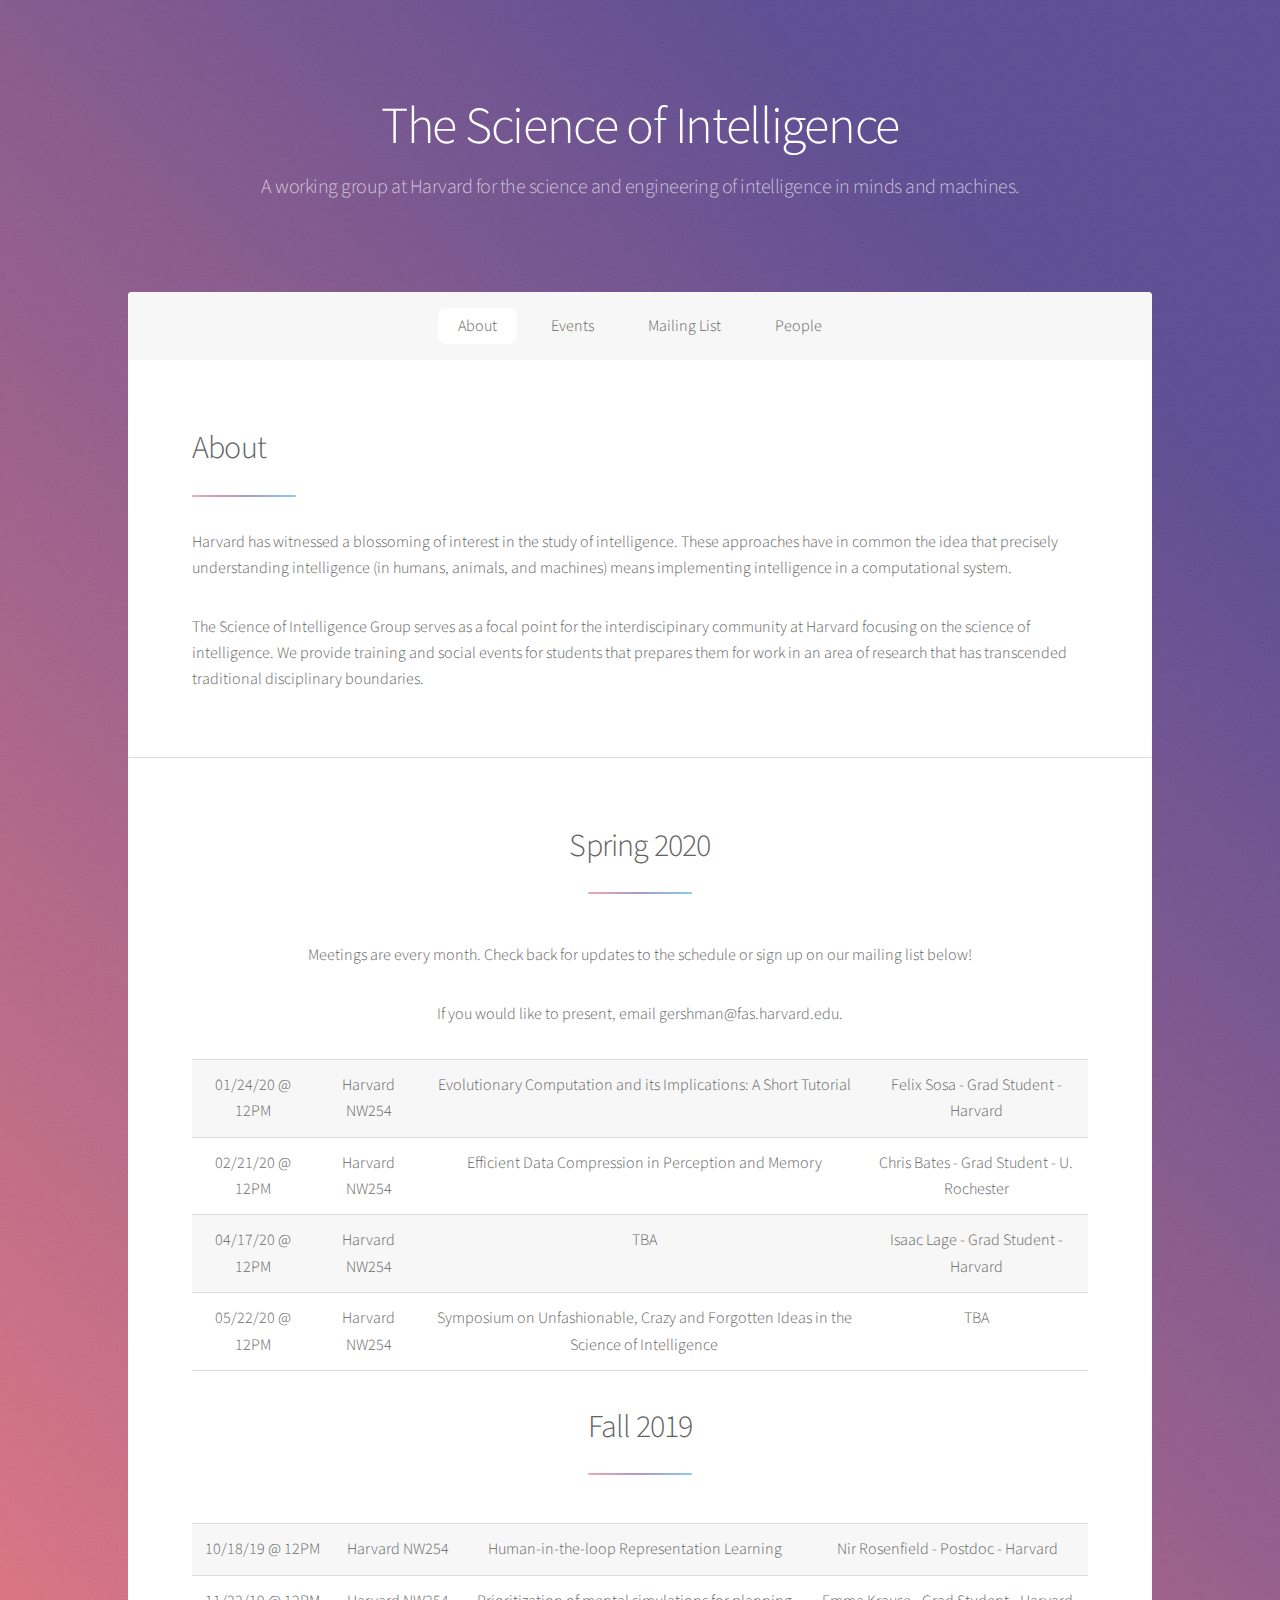
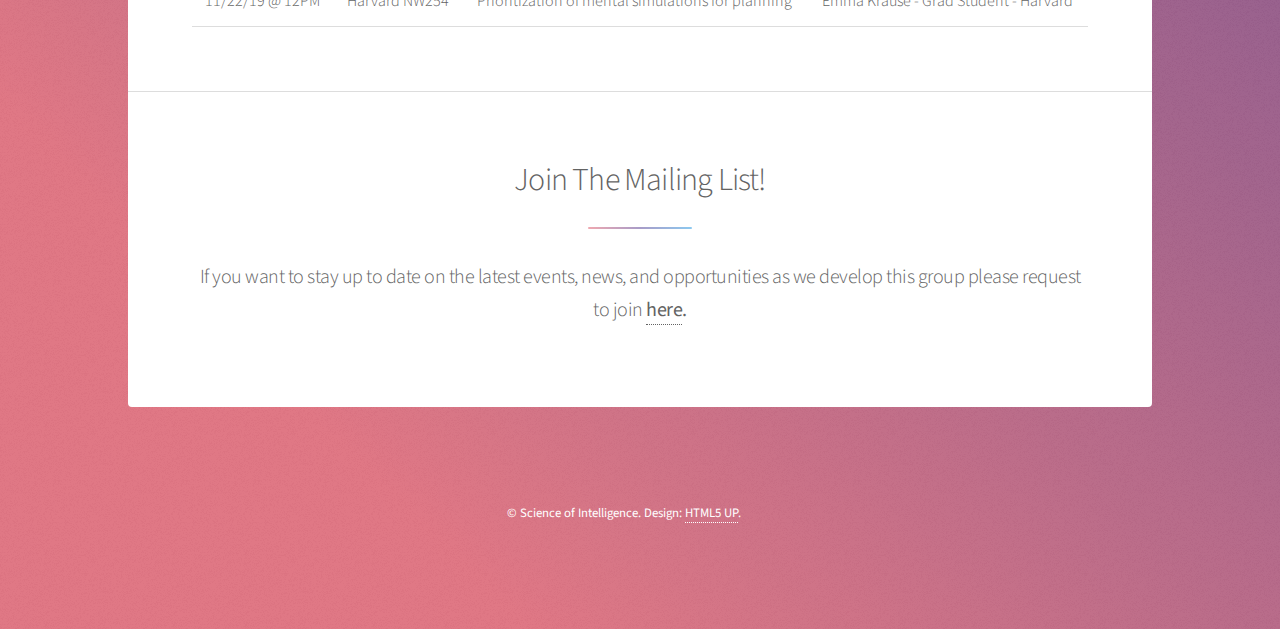
<file: index.html>
<!DOCTYPE HTML>
<!--
	Stellar by HTML5 UP
	html5up.net | @ajlkn
	Free for personal and commercial use under the CCA 3.0 license (html5up.net/license)
-->
<html>
	<head>
		<title>Science of Intelligence</title>
		<meta charset="utf-8" />
		<meta name="viewport" content="width=device-width, initial-scale=1, user-scalable=no" />
		<link rel="stylesheet" href="assets/css/main.css" />
		<noscript><link rel="stylesheet" href="assets/css/noscript.css" /></noscript>
	</head>
	<body class="is-preload">

		<!-- Wrapper -->
			<div id="wrapper">

				<!-- Header -->
					<header id="header" class="alt">
						<h1>The Science of Intelligence</h1>
						<p>A working group at Harvard for the science and engineering of intelligence in minds and machines.
							</p>
					</header>

				<!-- Nav -->
					<nav id="nav">
						<ul>
							<li><a href="#intro" class="active">About</a></li>
							<li><a href="#first">Events</a></li>
							<li><a href="#second">Mailing List</a></li>
							<li><a href="people.html">People</a></li>
						</ul>
					</nav>

				<!-- Main -->
					<div id="main">

						<!-- Introduction -->
							<section id="intro" class="main">
								<div class="spotlight">
									<div class="content">
										<header class="major">
											<h2>About</h2>
										</header>
										<p>
											Harvard has witnessed a blossoming of interest in the study of intelligence. These approaches have in common the idea that precisely understanding intelligence (in humans, animals, and machines) means implementing intelligence in a computational system. 
										</p>
										<p>
											The Science of Intelligence Group serves as a focal point for the interdiscipinary community at Harvard focusing on the science of intelligence. We provide training and social events for students that prepares them for work in an area of research that has transcended traditional disciplinary boundaries.
										</p>
									</div>
								</div>
							</section>

						<!-- First Section -->
							<section id="first" class="main special">
								<header class="major">
									<h2>Spring 2020</h2>
								</header>
								<p>
									Meetings are every month. Check back for updates to the schedule or sign up on our mailing list below! 
								</p>
								<p>
									If you would like to present, email gershman@fas.harvard.edu.
								</p> 

								<table style="width:100%">
									<tbody>
										<tr>
											<td>
												01/24/20 @ 12PM
											</td>
											<td>
												Harvard NW254
											</td>
											<td>
												Evolutionary Computation and its Implications: A Short Tutorial
											</td>
											<td>
												Felix Sosa - Grad Student - Harvard
											</td>
										</tr>
										<tr>
											<td>
												02/21/20 @ 12PM
											</td>
											<td>
												Harvard NW254
											</td>
											<td>
												Efficient Data Compression in Perception and Memory 
											</td>
											<td>
												Chris Bates - Grad Student - U. Rochester
											</td>
										</tr>
										<tr>
											<td>
												04/17/20 @ 12PM
											</td>
											<td>
												Harvard NW254
											</td>
											<td>
												TBA
											</td>
											<td>
												Isaac Lage - Grad Student - Harvard
											</td>
										</tr>
										<tr>
											<td>
												05/22/20 @ 12PM
											</td>
											<td>
												Harvard NW254
											</td>
											<td>
												Symposium on Unfashionable, Crazy and Forgotten Ideas in the Science of Intelligence
											</td>
											<td>
												TBA
											</td>
										</tr>
									</tbody>
								</table>
								<header class="major">
									<h2>Fall 2019</h2>
								</header>
								<table style="width:100%">
									<tbody>
										<tr>
											<td>
												10/18/19 @ 12PM
											</td>
											<td>
												Harvard NW254
											</td>
											<td>
												Human-in-the-loop Representation Learning
											</td>
											<td>
												Nir Rosenfield - Postdoc - Harvard
											</td>
										</tr>
										<tr>
											<td>
												11/22/19 @ 12PM
											</td>
											<td>
												Harvard NW254
											</td>
											<td>
												Prioritization of mental simulations for planning
											</td>
											<td>
												Emma Krause - Grad Student - Harvard
											</td>
										</tr>
									</tbody>
								</table>
								</footer>
							</section>

						<!-- Second Section -->
							<section id="second" class="main special">
								<header class="major">
									<h2>Join The Mailing List!</h2>
									<p>If you want to stay up to date on the latest events, news, and opportunities as we develop this group please request to join <b><a href="https://lists.fas.harvard.edu/mailman/listinfo/intelligence">here</a><b>.</p>
								</header>
							</section>
						</div>
				<!-- Footer -->
					<footer id="footer">
						<p class="copyright">&copy; Science of Intelligence. Design: <a href="https://html5up.net">HTML5 UP</a>.</p>
					</footer>

			</div>

		<!-- Scripts -->
			<script src="assets/js/jquery.min.js"></script>
			<script src="assets/js/jquery.scrollex.min.js"></script>
			<script src="assets/js/jquery.scrolly.min.js"></script>
			<script src="assets/js/browser.min.js"></script>
			<script src="assets/js/breakpoints.min.js"></script>
			<script src="assets/js/util.js"></script>
			<script src="assets/js/main.js"></script>

	</body>
</html>
</file>
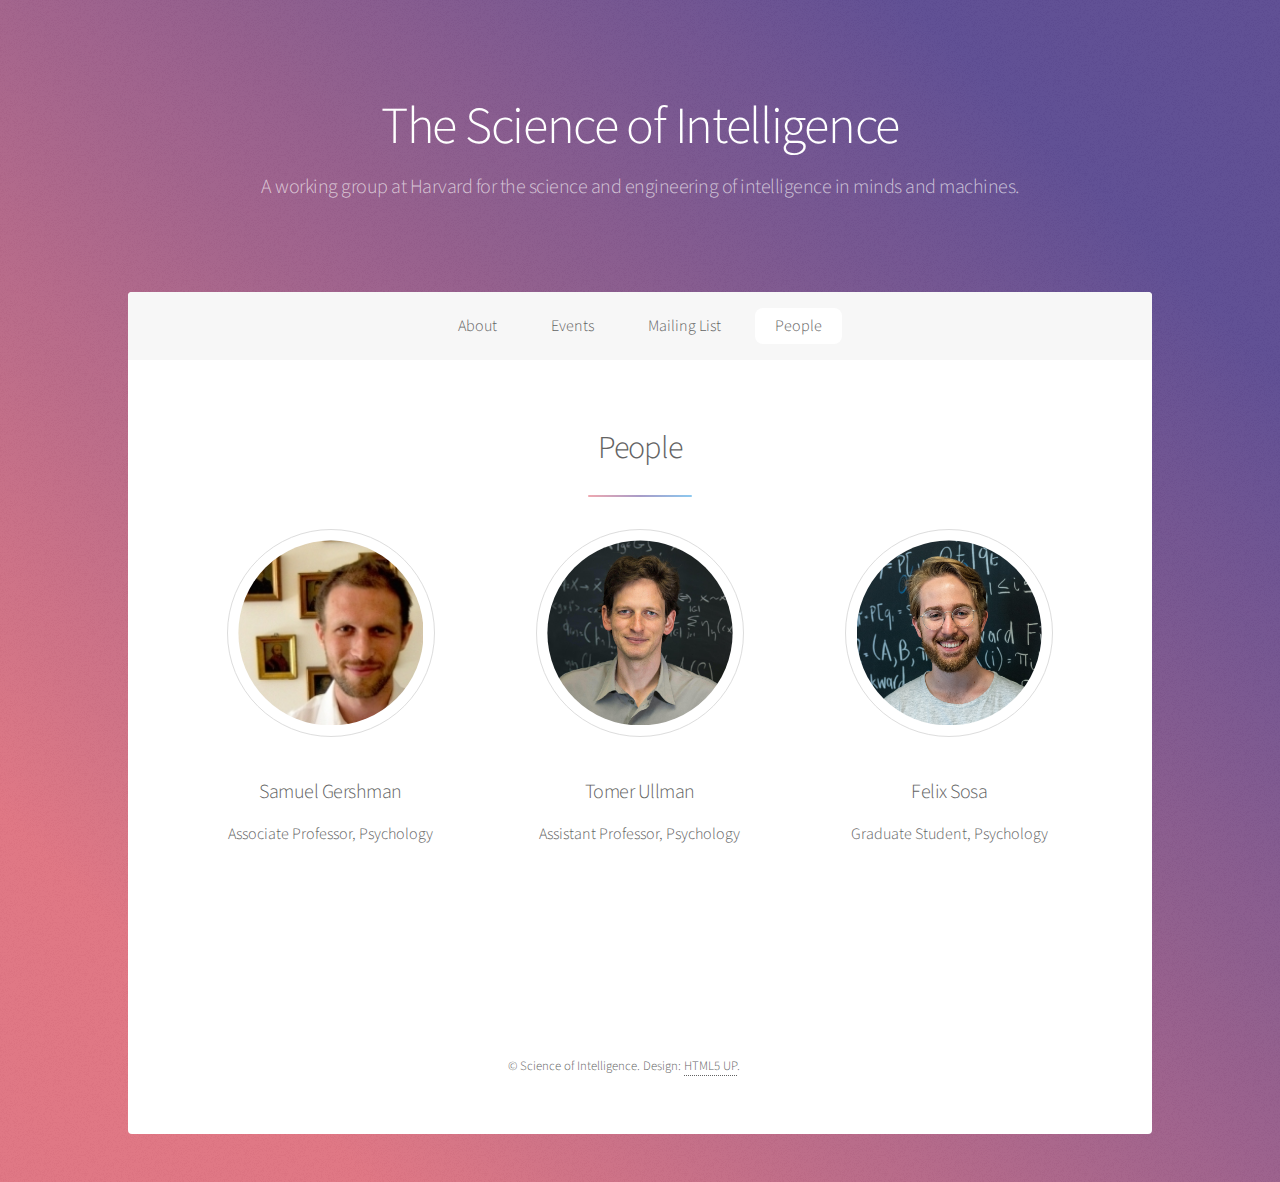
<file: people.html>
<!DOCTYPE HTML>
<!--
	Stellar by HTML5 UP
	html5up.net | @ajlkn
	Free for personal and commercial use under the CCA 3.0 license (html5up.net/license)
-->
<html>
	<head>
		<title>Science of Intelligence</title>
		<meta charset="utf-8" />
		<meta name="viewport" content="width=device-width, initial-scale=1, user-scalable=no" />
		<link rel="stylesheet" href="assets/css/main.css" />
		<noscript><link rel="stylesheet" href="assets/css/noscript.css" /></noscript>
	</head>
	<body class="is-preload">

		<!-- Wrapper -->
			<div id="wrapper">

				<!-- Header -->
					<header id="header" class="alt">
						<h1>The Science of Intelligence</h1>
						<p>A working group at Harvard for the science and engineering of intelligence in minds and machines.
							</p>
					</header>

				<!-- Nav -->
					<nav id="nav">
						<ul>
							<li><a href="index.html">About</a></li>
							<li><a href="index.html">Events</a></li>
							<li><a href="index.html">Mailing List</a></li>
							<li><a href="people.html" class="active">People</a></li>
						</ul>
					</nav>

				<!-- Main -->
					<div id="main">

						<!-- Introduction -->
							<section id="intro" class="main">
								<div class="spotlight">
									<div class="content">
										<section id="first" class="main special">
										<header class="major">
											<h2>People</h2>
										</header>
										<ul class="features">
											<li>
												<span><img class="center-cropped icon solid major style1" src="images/gershman.jpg"></span>
												<h3>Samuel Gershman</h3>
												<p>Associate Professor, Psychology</p>
											</li>
											<li>
												<span><img class="center-cropped icon solid major style1" src="images/ullman.jpg"></span>												<h3>Tomer Ullman</h3>
												<p>Assistant Professor, Psychology</p>
											</li>
											<li>
												<span><img class="center-cropped icon solid major style1" src="images/sosa.jpg"></span>
												<h3>Felix Sosa</h3>
												<p>Graduate Student, Psychology</p>
											</li>
										</ul>
									</section>
											</div>
										</div>
									</section>
				<!-- Footer -->
					<footer id="footer">
						<p class="copyright">&copy; Science of Intelligence. Design: <a href="https://html5up.net">HTML5 UP</a>.</p>
					</footer>

			</div>

		<!-- Scripts -->
			<script src="assets/js/jquery.min.js"></script>
			<script src="assets/js/jquery.scrollex.min.js"></script>
			<script src="assets/js/jquery.scrolly.min.js"></script>
			<script src="assets/js/browser.min.js"></script>
			<script src="assets/js/breakpoints.min.js"></script>
			<script src="assets/js/util.js"></script>
			<script src="assets/js/main.js"></script>

	</body>
</html>
</file>
<file: assets/css/noscript.css>
/*
	Stellar by HTML5 UP
	html5up.net | @ajlkn
	Free for personal and commercial use under the CCA 3.0 license (html5up.net/license)
*/

/* Header */

	body.is-preload #header.alt > * {
		opacity: 1;
	}

	body.is-preload #header.alt .logo {
		-moz-transform: none;
		-webkit-transform: none;
		-ms-transform: none;
		transform: none;
	}
</file>
<file: assets/css/main.css>
@import url(fontawesome-all.min.css);
@import 'https://fonts.googleapis.com/css?family=Source+Sans+Pro:300,400';


.center-cropped {
  object-fit: contain; /* Do not scale the image */
  object-position: center; /* Center the image within the element */
  height: 13em;
  width: 13em;
  border: 2em;
  border-radius:1em;
}

/*
	Stellar by HTML5 UP
	html5up.net | @ajlkn
	Free for personal and commercial use under the CCA 3.0 license (html5up.net/license)
*/

html, body, div, span, applet, object,
iframe, h1, h2, h3, h4, h5, h6, p, blockquote,
pre, a, abbr, acronym, address, big, cite,
code, del, dfn, em, img, ins, kbd, q, s, samp,
small, strike, strong, sub, sup, tt, var, b,
u, i, center, dl, dt, dd, ol, ul, li, fieldset,
form, label, legend, table, caption, tbody,
tfoot, thead, tr, th, td, article, aside,
canvas, details, embed, figure, figcaption,
footer, header, hgroup, menu, nav, output, ruby,
section, summary, time, mark, audio, video {
	margin: 0;
	padding: 0;
	border: 0;
	font-size: 100%;
	font: inherit;
	vertical-align: baseline;}

article, aside, details, figcaption, figure,
footer, header, hgroup, menu, nav, section {
	display: block;}

body {
	line-height: 1;
}

ol, ul {
	list-style: none;
}

blockquote, q {
	quotes: none;
}

	blockquote:before, blockquote:after, q:before, q:after {
		content: '';
		content: none;
	}

table {
	border-collapse: collapse;
	border-spacing: 0;
}

body {
	-webkit-text-size-adjust: none;
}

mark {
	background-color: transparent;
	color: inherit;
}

input::-moz-focus-inner {
	border: 0;
	padding: 0;
}

input, select, textarea {
	-moz-appearance: none;
	-webkit-appearance: none;
	-ms-appearance: none;
	appearance: none;
}

/* Basic */

	@-ms-viewport {
		width: device-width;
	}

	body {
		-ms-overflow-style: scrollbar;
	}

	@media screen and (max-width: 480px) {

		html, body {
			min-width: 320px;
		}

	}

	html {
		box-sizing: border-box;
	}

	*, *:before, *:after {
		box-sizing: inherit;
	}

	body {
		background-color: #935d8c;
		background-image: url("images/overlay.png"), -moz-linear-gradient(45deg, #e37682 15%, #5f4d93 85%);
		background-image: url("images/overlay.png"), -webkit-linear-gradient(45deg, #e37682 15%, #5f4d93 85%);
		background-image: url("images/overlay.png"), -ms-linear-gradient(45deg, #e37682 15%, #5f4d93 85%);
		background-image: url("images/overlay.png"), linear-gradient(45deg, #e37682 15%, #5f4d93 85%);
	}

		body.is-preload *, body.is-preload *:before, body.is-preload *:after {
			-moz-animation: none !important;
			-webkit-animation: none !important;
			-ms-animation: none !important;
			animation: none !important;
			-moz-transition: none !important;
			-webkit-transition: none !important;
			-ms-transition: none !important;
			transition: none !important;
		}

/* Type */

	body {
		background-color: #935d8c;
		color: rgba(255, 255, 255, 0.65);
	}

	body, input, select, textarea {
		font-family: "Source Sans Pro", Helvetica, sans-serif;
		font-size: 17pt;
		font-weight: 300;
		line-height: 1.65;
	}

		@media screen and (max-width: 1680px) {

			body, input, select, textarea {
				font-size: 14pt;
			}

		}

		@media screen and (max-width: 1280px) {

			body, input, select, textarea {
				font-size: 12pt;
			}

		}

		@media screen and (max-width: 360px) {

			body, input, select, textarea {
				font-size: 11pt;
			}

		}

	a {
		-moz-transition: color 0.2s ease, border-bottom 0.2s ease;
		-webkit-transition: color 0.2s ease, border-bottom 0.2s ease;
		-ms-transition: color 0.2s ease, border-bottom 0.2s ease;
		transition: color 0.2s ease, border-bottom 0.2s ease;
		text-decoration: none;
		border-bottom: dotted 1px;
		color: inherit;
	}

		a:hover {
			border-bottom-color: transparent;
		}

	strong, b {
		font-weight: 400;
	}

	em, i {
		font-style: italic;
	}

	p {
		margin: 0 0 2em 0;
	}

		p.content {
			-moz-columns: 20em 2;
			-webkit-columns: 20em 2;
			-ms-columns: 20em 2;
			columns: 20em 2;
			-moz-column-gap: 2em;
			-webkit-column-gap: 2em;
			-ms-column-gap: 2em;
			column-gap: 2em;
			text-align: justify;
		}

	h1, h2, h3, h4, h5, h6 {
		font-weight: 300;
		line-height: 1.5;
		margin: 0 0 0.7em 0;
		letter-spacing: -0.025em;
	}

		h1 a, h2 a, h3 a, h4 a, h5 a, h6 a {
			color: inherit;
			text-decoration: none;
		}

	h1 {
		font-size: 2.5em;
		line-height: 1.2;
	}

	h2 {
		font-size: 1.5em;
	}

	h3 {
		font-size: 1.25em;
	}

	h4 {
		font-size: 1.1em;
	}

	h5 {
		font-size: 0.9em;
	}

	h6 {
		font-size: 0.7em;
	}

	@media screen and (max-width: 736px) {

		h1 {
			font-size: 2em;
		}

	}

	sub {
		font-size: 0.8em;
		position: relative;
		top: 0.5em;
	}

	sup {
		font-size: 0.8em;
		position: relative;
		top: -0.5em;
	}

	blockquote {
		border-left: solid 4px;
		font-style: italic;
		margin: 0 0 2em 0;
		padding: 0.5em 0 0.5em 2em;
	}

	code {
		border-radius: 8px;
		border: solid 1px;
		font-family: "Courier New", monospace;
		font-size: 0.9em;
		margin: 0 0.25em;
		padding: 0.25em 0.65em;
	}

	pre {
		-webkit-overflow-scrolling: touch;
		font-family: "Courier New", monospace;
		font-size: 0.9em;
		margin: 0 0 2em 0;
	}

		pre code {
			display: block;
			line-height: 1.75;
			padding: 1em 1.5em;
			overflow-x: auto;
		}

	hr {
		border: 0;
		border-bottom: solid 1px;
		margin: 2em 0;
	}

		hr.major {
			margin: 3em 0;
		}

	.align-left {
		text-align: left;
	}

	.align-center {
		text-align: center;
	}

	.align-right {
		text-align: right;
	}

	input, select, textarea {
		color: #ffffff;
	}

	a:hover {
		color: #ffffff;
	}

	strong, b {
		color: #ffffff;
	}

	h1, h2, h3, h4, h5, h6 {
		color: #ffffff;
	}

	blockquote {
		border-left-color: rgba(255, 255, 255, 0.35);
	}

	code {
		background: rgba(255, 255, 255, 0.075);
		border-color: rgba(255, 255, 255, 0.35);
	}

	hr {
		border-bottom-color: rgba(255, 255, 255, 0.35);
	}

/* Row */

	.row {
		display: flex;
		flex-wrap: wrap;
		box-sizing: border-box;
		align-items: stretch;
	}

		.row > * {
			box-sizing: border-box;
		}

		.row.gtr-uniform > * > :last-child {
			margin-bottom: 0;
		}

		.row.aln-left {
			justify-content: flex-start;
		}

		.row.aln-center {
			justify-content: center;
		}

		.row.aln-right {
			justify-content: flex-end;
		}

		.row.aln-top {
			align-items: flex-start;
		}

		.row.aln-middle {
			align-items: center;
		}

		.row.aln-bottom {
			align-items: flex-end;
		}

		.row > .imp {
			order: -1;
		}

		.row > .col-1 {
			width: 8.33333%;
		}

		.row > .off-1 {
			margin-left: 8.33333%;
		}

		.row > .col-2 {
			width: 16.66667%;
		}

		.row > .off-2 {
			margin-left: 16.66667%;
		}

		.row > .col-3 {
			width: 25%;
		}

		.row > .off-3 {
			margin-left: 25%;
		}

		.row > .col-4 {
			width: 33.33333%;
		}

		.row > .off-4 {
			margin-left: 33.33333%;
		}

		.row > .col-5 {
			width: 41.66667%;
		}

		.row > .off-5 {
			margin-left: 41.66667%;
		}

		.row > .col-6 {
			width: 50%;
		}

		.row > .off-6 {
			margin-left: 50%;
		}

		.row > .col-7 {
			width: 58.33333%;
		}

		.row > .off-7 {
			margin-left: 58.33333%;
		}

		.row > .col-8 {
			width: 66.66667%;
		}

		.row > .off-8 {
			margin-left: 66.66667%;
		}

		.row > .col-9 {
			width: 75%;
		}

		.row > .off-9 {
			margin-left: 75%;
		}

		.row > .col-10 {
			width: 83.33333%;
		}

		.row > .off-10 {
			margin-left: 83.33333%;
		}

		.row > .col-11 {
			width: 91.66667%;
		}

		.row > .off-11 {
			margin-left: 91.66667%;
		}

		.row > .col-12 {
			width: 100%;
		}

		.row > .off-12 {
			margin-left: 100%;
		}

		.row.gtr-0 {
			margin-top: 0;
			margin-left: 0em;
		}

			.row.gtr-0 > * {
				padding: 0 0 0 0em;
			}

			.row.gtr-0.gtr-uniform {
				margin-top: 0em;
			}

				.row.gtr-0.gtr-uniform > * {
					padding-top: 0em;
				}

		.row.gtr-25 {
			margin-top: 0;
			margin-left: -0.375em;
		}

			.row.gtr-25 > * {
				padding: 0 0 0 0.375em;
			}

			.row.gtr-25.gtr-uniform {
				margin-top: -0.375em;
			}

				.row.gtr-25.gtr-uniform > * {
					padding-top: 0.375em;
				}

		.row.gtr-50 {
			margin-top: 0;
			margin-left: -0.75em;
		}

			.row.gtr-50 > * {
				padding: 0 0 0 0.75em;
			}

			.row.gtr-50.gtr-uniform {
				margin-top: -0.75em;
			}

				.row.gtr-50.gtr-uniform > * {
					padding-top: 0.75em;
				}

		.row {
			margin-top: 0;
			margin-left: -1.5em;
		}

			.row > * {
				padding: 0 0 0 1.5em;
			}

			.row.gtr-uniform {
				margin-top: -1.5em;
			}

				.row.gtr-uniform > * {
					padding-top: 1.5em;
				}

		.row.gtr-150 {
			margin-top: 0;
			margin-left: -2.25em;
		}

			.row.gtr-150 > * {
				padding: 0 0 0 2.25em;
			}

			.row.gtr-150.gtr-uniform {
				margin-top: -2.25em;
			}

				.row.gtr-150.gtr-uniform > * {
					padding-top: 2.25em;
				}

		.row.gtr-200 {
			margin-top: 0;
			margin-left: -3em;
		}

			.row.gtr-200 > * {
				padding: 0 0 0 3em;
			}

			.row.gtr-200.gtr-uniform {
				margin-top: -3em;
			}

				.row.gtr-200.gtr-uniform > * {
					padding-top: 3em;
				}

		@media screen and (max-width: 1680px) {

			.row {
				display: flex;
				flex-wrap: wrap;
				box-sizing: border-box;
				align-items: stretch;
			}

				.row > * {
					box-sizing: border-box;
				}

				.row.gtr-uniform > * > :last-child {
					margin-bottom: 0;
				}

				.row.aln-left {
					justify-content: flex-start;
				}

				.row.aln-center {
					justify-content: center;
				}

				.row.aln-right {
					justify-content: flex-end;
				}

				.row.aln-top {
					align-items: flex-start;
				}

				.row.aln-middle {
					align-items: center;
				}

				.row.aln-bottom {
					align-items: flex-end;
				}

				.row > .imp-xlarge {
					order: -1;
				}

				.row > .col-1-xlarge {
					width: 8.33333%;
				}

				.row > .off-1-xlarge {
					margin-left: 8.33333%;
				}

				.row > .col-2-xlarge {
					width: 16.66667%;
				}

				.row > .off-2-xlarge {
					margin-left: 16.66667%;
				}

				.row > .col-3-xlarge {
					width: 25%;
				}

				.row > .off-3-xlarge {
					margin-left: 25%;
				}

				.row > .col-4-xlarge {
					width: 33.33333%;
				}

				.row > .off-4-xlarge {
					margin-left: 33.33333%;
				}

				.row > .col-5-xlarge {
					width: 41.66667%;
				}

				.row > .off-5-xlarge {
					margin-left: 41.66667%;
				}

				.row > .col-6-xlarge {
					width: 50%;
				}

				.row > .off-6-xlarge {
					margin-left: 50%;
				}

				.row > .col-7-xlarge {
					width: 58.33333%;
				}

				.row > .off-7-xlarge {
					margin-left: 58.33333%;
				}

				.row > .col-8-xlarge {
					width: 66.66667%;
				}

				.row > .off-8-xlarge {
					margin-left: 66.66667%;
				}

				.row > .col-9-xlarge {
					width: 75%;
				}

				.row > .off-9-xlarge {
					margin-left: 75%;
				}

				.row > .col-10-xlarge {
					width: 83.33333%;
				}

				.row > .off-10-xlarge {
					margin-left: 83.33333%;
				}

				.row > .col-11-xlarge {
					width: 91.66667%;
				}

				.row > .off-11-xlarge {
					margin-left: 91.66667%;
				}

				.row > .col-12-xlarge {
					width: 100%;
				}

				.row > .off-12-xlarge {
					margin-left: 100%;
				}

				.row.gtr-0 {
					margin-top: 0;
					margin-left: 0em;
				}

					.row.gtr-0 > * {
						padding: 0 0 0 0em;
					}

					.row.gtr-0.gtr-uniform {
						margin-top: 0em;
					}

						.row.gtr-0.gtr-uniform > * {
							padding-top: 0em;
						}

				.row.gtr-25 {
					margin-top: 0;
					margin-left: -0.375em;
				}

					.row.gtr-25 > * {
						padding: 0 0 0 0.375em;
					}

					.row.gtr-25.gtr-uniform {
						margin-top: -0.375em;
					}

						.row.gtr-25.gtr-uniform > * {
							padding-top: 0.375em;
						}

				.row.gtr-50 {
					margin-top: 0;
					margin-left: -0.75em;
				}

					.row.gtr-50 > * {
						padding: 0 0 0 0.75em;
					}

					.row.gtr-50.gtr-uniform {
						margin-top: -0.75em;
					}

						.row.gtr-50.gtr-uniform > * {
							padding-top: 0.75em;
						}

				.row {
					margin-top: 0;
					margin-left: -1.5em;
				}

					.row > * {
						padding: 0 0 0 1.5em;
					}

					.row.gtr-uniform {
						margin-top: -1.5em;
					}

						.row.gtr-uniform > * {
							padding-top: 1.5em;
						}

				.row.gtr-150 {
					margin-top: 0;
					margin-left: -2.25em;
				}

					.row.gtr-150 > * {
						padding: 0 0 0 2.25em;
					}

					.row.gtr-150.gtr-uniform {
						margin-top: -2.25em;
					}

						.row.gtr-150.gtr-uniform > * {
							padding-top: 2.25em;
						}

				.row.gtr-200 {
					margin-top: 0;
					margin-left: -3em;
				}

					.row.gtr-200 > * {
						padding: 0 0 0 3em;
					}

					.row.gtr-200.gtr-uniform {
						margin-top: -3em;
					}

						.row.gtr-200.gtr-uniform > * {
							padding-top: 3em;
						}

		}

		@media screen and (max-width: 1280px) {

			.row {
				display: flex;
				flex-wrap: wrap;
				box-sizing: border-box;
				align-items: stretch;
			}

				.row > * {
					box-sizing: border-box;
				}

				.row.gtr-uniform > * > :last-child {
					margin-bottom: 0;
				}

				.row.aln-left {
					justify-content: flex-start;
				}

				.row.aln-center {
					justify-content: center;
				}

				.row.aln-right {
					justify-content: flex-end;
				}

				.row.aln-top {
					align-items: flex-start;
				}

				.row.aln-middle {
					align-items: center;
				}

				.row.aln-bottom {
					align-items: flex-end;
				}

				.row > .imp-large {
					order: -1;
				}

				.row > .col-1-large {
					width: 8.33333%;
				}

				.row > .off-1-large {
					margin-left: 8.33333%;
				}

				.row > .col-2-large {
					width: 16.66667%;
				}

				.row > .off-2-large {
					margin-left: 16.66667%;
				}

				.row > .col-3-large {
					width: 25%;
				}

				.row > .off-3-large {
					margin-left: 25%;
				}

				.row > .col-4-large {
					width: 33.33333%;
				}

				.row > .off-4-large {
					margin-left: 33.33333%;
				}

				.row > .col-5-large {
					width: 41.66667%;
				}

				.row > .off-5-large {
					margin-left: 41.66667%;
				}

				.row > .col-6-large {
					width: 50%;
				}

				.row > .off-6-large {
					margin-left: 50%;
				}

				.row > .col-7-large {
					width: 58.33333%;
				}

				.row > .off-7-large {
					margin-left: 58.33333%;
				}

				.row > .col-8-large {
					width: 66.66667%;
				}

				.row > .off-8-large {
					margin-left: 66.66667%;
				}

				.row > .col-9-large {
					width: 75%;
				}

				.row > .off-9-large {
					margin-left: 75%;
				}

				.row > .col-10-large {
					width: 83.33333%;
				}

				.row > .off-10-large {
					margin-left: 83.33333%;
				}

				.row > .col-11-large {
					width: 91.66667%;
				}

				.row > .off-11-large {
					margin-left: 91.66667%;
				}

				.row > .col-12-large {
					width: 100%;
				}

				.row > .off-12-large {
					margin-left: 100%;
				}

				.row.gtr-0 {
					margin-top: 0;
					margin-left: 0em;
				}

					.row.gtr-0 > * {
						padding: 0 0 0 0em;
					}

					.row.gtr-0.gtr-uniform {
						margin-top: 0em;
					}

						.row.gtr-0.gtr-uniform > * {
							padding-top: 0em;
						}

				.row.gtr-25 {
					margin-top: 0;
					margin-left: -0.375em;
				}

					.row.gtr-25 > * {
						padding: 0 0 0 0.375em;
					}

					.row.gtr-25.gtr-uniform {
						margin-top: -0.375em;
					}

						.row.gtr-25.gtr-uniform > * {
							padding-top: 0.375em;
						}

				.row.gtr-50 {
					margin-top: 0;
					margin-left: -0.75em;
				}

					.row.gtr-50 > * {
						padding: 0 0 0 0.75em;
					}

					.row.gtr-50.gtr-uniform {
						margin-top: -0.75em;
					}

						.row.gtr-50.gtr-uniform > * {
							padding-top: 0.75em;
						}

				.row {
					margin-top: 0;
					margin-left: -1.5em;
				}

					.row > * {
						padding: 0 0 0 1.5em;
					}

					.row.gtr-uniform {
						margin-top: -1.5em;
					}

						.row.gtr-uniform > * {
							padding-top: 1.5em;
						}

				.row.gtr-150 {
					margin-top: 0;
					margin-left: -2.25em;
				}

					.row.gtr-150 > * {
						padding: 0 0 0 2.25em;
					}

					.row.gtr-150.gtr-uniform {
						margin-top: -2.25em;
					}

						.row.gtr-150.gtr-uniform > * {
							padding-top: 2.25em;
						}

				.row.gtr-200 {
					margin-top: 0;
					margin-left: -3em;
				}

					.row.gtr-200 > * {
						padding: 0 0 0 3em;
					}

					.row.gtr-200.gtr-uniform {
						margin-top: -3em;
					}

						.row.gtr-200.gtr-uniform > * {
							padding-top: 3em;
						}

		}

		@media screen and (max-width: 980px) {

			.row {
				display: flex;
				flex-wrap: wrap;
				box-sizing: border-box;
				align-items: stretch;
			}

				.row > * {
					box-sizing: border-box;
				}

				.row.gtr-uniform > * > :last-child {
					margin-bottom: 0;
				}

				.row.aln-left {
					justify-content: flex-start;
				}

				.row.aln-center {
					justify-content: center;
				}

				.row.aln-right {
					justify-content: flex-end;
				}

				.row.aln-top {
					align-items: flex-start;
				}

				.row.aln-middle {
					align-items: center;
				}

				.row.aln-bottom {
					align-items: flex-end;
				}

				.row > .imp-medium {
					order: -1;
				}

				.row > .col-1-medium {
					width: 8.33333%;
				}

				.row > .off-1-medium {
					margin-left: 8.33333%;
				}

				.row > .col-2-medium {
					width: 16.66667%;
				}

				.row > .off-2-medium {
					margin-left: 16.66667%;
				}

				.row > .col-3-medium {
					width: 25%;
				}

				.row > .off-3-medium {
					margin-left: 25%;
				}

				.row > .col-4-medium {
					width: 33.33333%;
				}

				.row > .off-4-medium {
					margin-left: 33.33333%;
				}

				.row > .col-5-medium {
					width: 41.66667%;
				}

				.row > .off-5-medium {
					margin-left: 41.66667%;
				}

				.row > .col-6-medium {
					width: 50%;
				}

				.row > .off-6-medium {
					margin-left: 50%;
				}

				.row > .col-7-medium {
					width: 58.33333%;
				}

				.row > .off-7-medium {
					margin-left: 58.33333%;
				}

				.row > .col-8-medium {
					width: 66.66667%;
				}

				.row > .off-8-medium {
					margin-left: 66.66667%;
				}

				.row > .col-9-medium {
					width: 75%;
				}

				.row > .off-9-medium {
					margin-left: 75%;
				}

				.row > .col-10-medium {
					width: 83.33333%;
				}

				.row > .off-10-medium {
					margin-left: 83.33333%;
				}

				.row > .col-11-medium {
					width: 91.66667%;
				}

				.row > .off-11-medium {
					margin-left: 91.66667%;
				}

				.row > .col-12-medium {
					width: 100%;
				}

				.row > .off-12-medium {
					margin-left: 100%;
				}

				.row.gtr-0 {
					margin-top: 0;
					margin-left: 0em;
				}

					.row.gtr-0 > * {
						padding: 0 0 0 0em;
					}

					.row.gtr-0.gtr-uniform {
						margin-top: 0em;
					}

						.row.gtr-0.gtr-uniform > * {
							padding-top: 0em;
						}

				.row.gtr-25 {
					margin-top: 0;
					margin-left: -0.375em;
				}

					.row.gtr-25 > * {
						padding: 0 0 0 0.375em;
					}

					.row.gtr-25.gtr-uniform {
						margin-top: -0.375em;
					}

						.row.gtr-25.gtr-uniform > * {
							padding-top: 0.375em;
						}

				.row.gtr-50 {
					margin-top: 0;
					margin-left: -0.75em;
				}

					.row.gtr-50 > * {
						padding: 0 0 0 0.75em;
					}

					.row.gtr-50.gtr-uniform {
						margin-top: -0.75em;
					}

						.row.gtr-50.gtr-uniform > * {
							padding-top: 0.75em;
						}

				.row {
					margin-top: 0;
					margin-left: -1.5em;
				}

					.row > * {
						padding: 0 0 0 1.5em;
					}

					.row.gtr-uniform {
						margin-top: -1.5em;
					}

						.row.gtr-uniform > * {
							padding-top: 1.5em;
						}

				.row.gtr-150 {
					margin-top: 0;
					margin-left: -2.25em;
				}

					.row.gtr-150 > * {
						padding: 0 0 0 2.25em;
					}

					.row.gtr-150.gtr-uniform {
						margin-top: -2.25em;
					}

						.row.gtr-150.gtr-uniform > * {
							padding-top: 2.25em;
						}

				.row.gtr-200 {
					margin-top: 0;
					margin-left: -3em;
				}

					.row.gtr-200 > * {
						padding: 0 0 0 3em;
					}

					.row.gtr-200.gtr-uniform {
						margin-top: -3em;
					}

						.row.gtr-200.gtr-uniform > * {
							padding-top: 3em;
						}

		}

		@media screen and (max-width: 736px) {

			.row {
				display: flex;
				flex-wrap: wrap;
				box-sizing: border-box;
				align-items: stretch;
			}

				.row > * {
					box-sizing: border-box;
				}

				.row.gtr-uniform > * > :last-child {
					margin-bottom: 0;
				}

				.row.aln-left {
					justify-content: flex-start;
				}

				.row.aln-center {
					justify-content: center;
				}

				.row.aln-right {
					justify-content: flex-end;
				}

				.row.aln-top {
					align-items: flex-start;
				}

				.row.aln-middle {
					align-items: center;
				}

				.row.aln-bottom {
					align-items: flex-end;
				}

				.row > .imp-small {
					order: -1;
				}

				.row > .col-1-small {
					width: 8.33333%;
				}

				.row > .off-1-small {
					margin-left: 8.33333%;
				}

				.row > .col-2-small {
					width: 16.66667%;
				}

				.row > .off-2-small {
					margin-left: 16.66667%;
				}

				.row > .col-3-small {
					width: 25%;
				}

				.row > .off-3-small {
					margin-left: 25%;
				}

				.row > .col-4-small {
					width: 33.33333%;
				}

				.row > .off-4-small {
					margin-left: 33.33333%;
				}

				.row > .col-5-small {
					width: 41.66667%;
				}

				.row > .off-5-small {
					margin-left: 41.66667%;
				}

				.row > .col-6-small {
					width: 50%;
				}

				.row > .off-6-small {
					margin-left: 50%;
				}

				.row > .col-7-small {
					width: 58.33333%;
				}

				.row > .off-7-small {
					margin-left: 58.33333%;
				}

				.row > .col-8-small {
					width: 66.66667%;
				}

				.row > .off-8-small {
					margin-left: 66.66667%;
				}

				.row > .col-9-small {
					width: 75%;
				}

				.row > .off-9-small {
					margin-left: 75%;
				}

				.row > .col-10-small {
					width: 83.33333%;
				}

				.row > .off-10-small {
					margin-left: 83.33333%;
				}

				.row > .col-11-small {
					width: 91.66667%;
				}

				.row > .off-11-small {
					margin-left: 91.66667%;
				}

				.row > .col-12-small {
					width: 100%;
				}

				.row > .off-12-small {
					margin-left: 100%;
				}

				.row.gtr-0 {
					margin-top: 0;
					margin-left: 0em;
				}

					.row.gtr-0 > * {
						padding: 0 0 0 0em;
					}

					.row.gtr-0.gtr-uniform {
						margin-top: 0em;
					}

						.row.gtr-0.gtr-uniform > * {
							padding-top: 0em;
						}

				.row.gtr-25 {
					margin-top: 0;
					margin-left: -0.25em;
				}

					.row.gtr-25 > * {
						padding: 0 0 0 0.25em;
					}

					.row.gtr-25.gtr-uniform {
						margin-top: -0.25em;
					}

						.row.gtr-25.gtr-uniform > * {
							padding-top: 0.25em;
						}

				.row.gtr-50 {
					margin-top: 0;
					margin-left: -0.5em;
				}

					.row.gtr-50 > * {
						padding: 0 0 0 0.5em;
					}

					.row.gtr-50.gtr-uniform {
						margin-top: -0.5em;
					}

						.row.gtr-50.gtr-uniform > * {
							padding-top: 0.5em;
						}

				.row {
					margin-top: 0;
					margin-left: -1em;
				}

					.row > * {
						padding: 0 0 0 1em;
					}

					.row.gtr-uniform {
						margin-top: -1em;
					}

						.row.gtr-uniform > * {
							padding-top: 1em;
						}

				.row.gtr-150 {
					margin-top: 0;
					margin-left: -1.5em;
				}

					.row.gtr-150 > * {
						padding: 0 0 0 1.5em;
					}

					.row.gtr-150.gtr-uniform {
						margin-top: -1.5em;
					}

						.row.gtr-150.gtr-uniform > * {
							padding-top: 1.5em;
						}

				.row.gtr-200 {
					margin-top: 0;
					margin-left: -2em;
				}

					.row.gtr-200 > * {
						padding: 0 0 0 2em;
					}

					.row.gtr-200.gtr-uniform {
						margin-top: -2em;
					}

						.row.gtr-200.gtr-uniform > * {
							padding-top: 2em;
						}

		}

		@media screen and (max-width: 480px) {

			.row {
				display: flex;
				flex-wrap: wrap;
				box-sizing: border-box;
				align-items: stretch;
			}

				.row > * {
					box-sizing: border-box;
				}

				.row.gtr-uniform > * > :last-child {
					margin-bottom: 0;
				}

				.row.aln-left {
					justify-content: flex-start;
				}

				.row.aln-center {
					justify-content: center;
				}

				.row.aln-right {
					justify-content: flex-end;
				}

				.row.aln-top {
					align-items: flex-start;
				}

				.row.aln-middle {
					align-items: center;
				}

				.row.aln-bottom {
					align-items: flex-end;
				}

				.row > .imp-xsmall {
					order: -1;
				}

				.row > .col-1-xsmall {
					width: 8.33333%;
				}

				.row > .off-1-xsmall {
					margin-left: 8.33333%;
				}

				.row > .col-2-xsmall {
					width: 16.66667%;
				}

				.row > .off-2-xsmall {
					margin-left: 16.66667%;
				}

				.row > .col-3-xsmall {
					width: 25%;
				}

				.row > .off-3-xsmall {
					margin-left: 25%;
				}

				.row > .col-4-xsmall {
					width: 33.33333%;
				}

				.row > .off-4-xsmall {
					margin-left: 33.33333%;
				}

				.row > .col-5-xsmall {
					width: 41.66667%;
				}

				.row > .off-5-xsmall {
					margin-left: 41.66667%;
				}

				.row > .col-6-xsmall {
					width: 50%;
				}

				.row > .off-6-xsmall {
					margin-left: 50%;
				}

				.row > .col-7-xsmall {
					width: 58.33333%;
				}

				.row > .off-7-xsmall {
					margin-left: 58.33333%;
				}

				.row > .col-8-xsmall {
					width: 66.66667%;
				}

				.row > .off-8-xsmall {
					margin-left: 66.66667%;
				}

				.row > .col-9-xsmall {
					width: 75%;
				}

				.row > .off-9-xsmall {
					margin-left: 75%;
				}

				.row > .col-10-xsmall {
					width: 83.33333%;
				}

				.row > .off-10-xsmall {
					margin-left: 83.33333%;
				}

				.row > .col-11-xsmall {
					width: 91.66667%;
				}

				.row > .off-11-xsmall {
					margin-left: 91.66667%;
				}

				.row > .col-12-xsmall {
					width: 100%;
				}

				.row > .off-12-xsmall {
					margin-left: 100%;
				}

				.row.gtr-0 {
					margin-top: 0;
					margin-left: 0em;
				}

					.row.gtr-0 > * {
						padding: 0 0 0 0em;
					}

					.row.gtr-0.gtr-uniform {
						margin-top: 0em;
					}

						.row.gtr-0.gtr-uniform > * {
							padding-top: 0em;
						}

				.row.gtr-25 {
					margin-top: 0;
					margin-left: -0.3125em;
				}

					.row.gtr-25 > * {
						padding: 0 0 0 0.3125em;
					}

					.row.gtr-25.gtr-uniform {
						margin-top: -0.3125em;
					}

						.row.gtr-25.gtr-uniform > * {
							padding-top: 0.3125em;
						}

				.row.gtr-50 {
					margin-top: 0;
					margin-left: -0.625em;
				}

					.row.gtr-50 > * {
						padding: 0 0 0 0.625em;
					}

					.row.gtr-50.gtr-uniform {
						margin-top: -0.625em;
					}

						.row.gtr-50.gtr-uniform > * {
							padding-top: 0.625em;
						}

				.row {
					margin-top: 0;
					margin-left: -1.25em;
				}

					.row > * {
						padding: 0 0 0 1.25em;
					}

					.row.gtr-uniform {
						margin-top: -1.25em;
					}

						.row.gtr-uniform > * {
							padding-top: 1.25em;
						}

				.row.gtr-150 {
					margin-top: 0;
					margin-left: -1.875em;
				}

					.row.gtr-150 > * {
						padding: 0 0 0 1.875em;
					}

					.row.gtr-150.gtr-uniform {
						margin-top: -1.875em;
					}

						.row.gtr-150.gtr-uniform > * {
							padding-top: 1.875em;
						}

				.row.gtr-200 {
					margin-top: 0;
					margin-left: -2.5em;
				}

					.row.gtr-200 > * {
						padding: 0 0 0 2.5em;
					}

					.row.gtr-200.gtr-uniform {
						margin-top: -2.5em;
					}

						.row.gtr-200.gtr-uniform > * {
							padding-top: 2.5em;
						}

		}

/* Box */

	.box {
		border-radius: 8px;
		border: solid;
		margin-bottom: 2em;
		padding: 1.5em;
	}

		.box > :last-child,
		.box > :last-child > :last-child,
		.box > :last-child > :last-child > :last-child {
			margin-bottom: 0;
		}

		.box.alt {
			border: 0;
			border-radius: 0;
			padding: 0;
		}

	.box {
		border-color: rgba(255, 255, 255, 0.35);
	}

/* Button */

	input[type="submit"],
	input[type="reset"],
	input[type="button"],
	button,
	.button {
		-moz-appearance: none;
		-webkit-appearance: none;
		-ms-appearance: none;
		appearance: none;
		-moz-transition: background-color 0.2s ease-in-out, color 0.2s ease-in-out;
		-webkit-transition: background-color 0.2s ease-in-out, color 0.2s ease-in-out;
		-ms-transition: background-color 0.2s ease-in-out, color 0.2s ease-in-out;
		transition: background-color 0.2s ease-in-out, color 0.2s ease-in-out;
		border-radius: 8px;
		border: 0;
		cursor: pointer;
		display: inline-block;
		font-weight: 300;
		height: 2.75em;
		line-height: 2.75em;
		min-width: 9.25em;
		padding: 0 1.5em;
		text-align: center;
		text-decoration: none;
		white-space: nowrap;
	}

		input[type="submit"].icon,
		input[type="reset"].icon,
		input[type="button"].icon,
		button.icon,
		.button.icon {
			padding-left: 1.35em;
		}

			input[type="submit"].icon:before,
			input[type="reset"].icon:before,
			input[type="button"].icon:before,
			button.icon:before,
			.button.icon:before {
				margin-right: 0.5em;
			}

		input[type="submit"].fit,
		input[type="reset"].fit,
		input[type="button"].fit,
		button.fit,
		.button.fit {
			width: 100%;
		}

		input[type="submit"].small,
		input[type="reset"].small,
		input[type="button"].small,
		button.small,
		.button.small {
			font-size: 0.8em;
		}

		input[type="submit"].large,
		input[type="reset"].large,
		input[type="button"].large,
		button.large,
		.button.large {
			font-size: 1.35em;
		}

		input[type="submit"].disabled, input[type="submit"]:disabled,
		input[type="reset"].disabled,
		input[type="reset"]:disabled,
		input[type="button"].disabled,
		input[type="button"]:disabled,
		button.disabled,
		button:disabled,
		.button.disabled,
		.button:disabled {
			pointer-events: none;
			opacity: 0.25;
		}

		@media screen and (max-width: 736px) {

			input[type="submit"],
			input[type="reset"],
			input[type="button"],
			button,
			.button {
				min-width: 0;
			}

		}

	input[type="submit"],
	input[type="reset"],
	input[type="button"],
	button,
	.button {
		background-color: transparent;
		box-shadow: inset 0 0 0 1px rgba(255, 255, 255, 0.35);
		color: #ffffff !important;
	}

		input[type="submit"]:hover,
		input[type="reset"]:hover,
		input[type="button"]:hover,
		button:hover,
		.button:hover {
			background-color: rgba(255, 255, 255, 0.075);
		}

		input[type="submit"]:active,
		input[type="reset"]:active,
		input[type="button"]:active,
		button:active,
		.button:active {
			background-color: rgba(255, 255, 255, 0.2);
		}

		input[type="submit"].icon:before,
		input[type="reset"].icon:before,
		input[type="button"].icon:before,
		button.icon:before,
		.button.icon:before {
			color: rgba(255, 255, 255, 0.5);
		}

		input[type="submit"].primary,
		input[type="reset"].primary,
		input[type="button"].primary,
		button.primary,
		.button.primary {
			background-color: #8cc9f0;
			color: #ffffff !important;
			box-shadow: none;
		}

			input[type="submit"].primary:hover,
			input[type="reset"].primary:hover,
			input[type="button"].primary:hover,
			button.primary:hover,
			.button.primary:hover {
				background-color: #9acff2;
			}

			input[type="submit"].primary:active,
			input[type="reset"].primary:active,
			input[type="button"].primary:active,
			button.primary:active,
			.button.primary:active {
				background-color: #7ec3ee;
			}

			input[type="submit"].primary.icon:before,
			input[type="reset"].primary.icon:before,
			input[type="button"].primary.icon:before,
			button.primary.icon:before,
			.button.primary.icon:before {
				color: #ffffff !important;
			}

/* Form */

	form {
		margin: 0 0 2em 0;
	}

	label {
		display: block;
		font-size: 0.9em;
		font-weight: 400;
		margin: 0 0 1em 0;
	}

	input[type="text"],
	input[type="password"],
	input[type="email"],
	select,
	textarea {
		-moz-appearance: none;
		-webkit-appearance: none;
		-ms-appearance: none;
		appearance: none;
		border-radius: 8px;
		border: solid 1px;
		color: inherit;
		display: block;
		outline: 0;
		padding: 0 1em;
		text-decoration: none;
		width: 100%;
	}

		input[type="text"]:invalid,
		input[type="password"]:invalid,
		input[type="email"]:invalid,
		select:invalid,
		textarea:invalid {
			box-shadow: none;
		}

	select {
		background-size: 1.25rem;
		background-repeat: no-repeat;
		background-position: calc(100% - 1rem) center;
		height: 2.75em;
		padding-right: 2.75em;
		text-overflow: ellipsis;
	}

		select:focus::-ms-value {
			background-color: transparent;
		}

		select::-ms-expand {
			display: none;
		}

	input[type="text"],
	input[type="password"],
	input[type="email"],
	select {
		height: 2.75em;
	}

	textarea {
		padding: 0.75em 1em;
	}

	input[type="checkbox"],
	input[type="radio"] {
		-moz-appearance: none;
		-webkit-appearance: none;
		-ms-appearance: none;
		appearance: none;
		display: block;
		float: left;
		margin-right: -2em;
		opacity: 0;
		width: 1em;
		z-index: -1;
	}

		input[type="checkbox"] + label,
		input[type="radio"] + label {
			text-decoration: none;
			cursor: pointer;
			display: inline-block;
			font-size: 1em;
			font-weight: 300;
			padding-left: 2.4em;
			padding-right: 0.75em;
			position: relative;
		}

			input[type="checkbox"] + label:before,
			input[type="radio"] + label:before {
				-moz-osx-font-smoothing: grayscale;
				-webkit-font-smoothing: antialiased;
				display: inline-block;
				font-style: normal;
				font-variant: normal;
				text-rendering: auto;
				line-height: 1;
				text-transform: none !important;
				font-family: 'Font Awesome 5 Free';
				font-weight: 900;
			}

			input[type="checkbox"] + label:before,
			input[type="radio"] + label:before {
				border-radius: 8px;
				border: solid 1px;
				content: '';
				display: inline-block;
				font-size: 0.8em;
				height: 2.0625em;
				left: 0;
				line-height: 2.0625em;
				position: absolute;
				text-align: center;
				top: 0;
				width: 2.0625em;
			}

		input[type="checkbox"]:checked + label:before,
		input[type="radio"]:checked + label:before {
			content: '\f00c';
		}

	input[type="checkbox"] + label:before {
		border-radius: 8px;
	}

	input[type="radio"] + label:before {
		border-radius: 100%;
	}

	::-webkit-input-placeholder {
		opacity: 1.0;
	}

	:-moz-placeholder {
		opacity: 1.0;
	}

	::-moz-placeholder {
		opacity: 1.0;
	}

	:-ms-input-placeholder {
		opacity: 1.0;
	}

	label {
		color: #ffffff;
	}

	input[type="text"],
	input[type="password"],
	input[type="email"],
	select,
	textarea {
		background-color: rgba(255, 255, 255, 0.075);
		border-color: rgba(255, 255, 255, 0.35);
	}

		input[type="text"]:focus,
		input[type="password"]:focus,
		input[type="email"]:focus,
		select:focus,
		textarea:focus {
			border-color: #8cc9f0;
			box-shadow: 0 0 0 1px #8cc9f0;
		}

	select {
		background-image: url("data:image/svg+xml;charset=utf8,%3Csvg xmlns='http://www.w3.org/2000/svg' width='40' height='40' preserveAspectRatio='none' viewBox='0 0 40 40'%3E%3Cpath d='M9.4,12.3l10.4,10.4l10.4-10.4c0.2-0.2,0.5-0.4,0.9-0.4c0.3,0,0.6,0.1,0.9,0.4l3.3,3.3c0.2,0.2,0.4,0.5,0.4,0.9 c0,0.4-0.1,0.6-0.4,0.9L20.7,31.9c-0.2,0.2-0.5,0.4-0.9,0.4c-0.3,0-0.6-0.1-0.9-0.4L4.3,17.3c-0.2-0.2-0.4-0.5-0.4-0.9 c0-0.4,0.1-0.6,0.4-0.9l3.3-3.3c0.2-0.2,0.5-0.4,0.9-0.4S9.1,12.1,9.4,12.3z' fill='rgba(255, 255, 255, 0.35)' /%3E%3C/svg%3E");
	}

		select option {
			color: #ffffff;
			background: #935d8c;
		}

	input[type="checkbox"] + label,
	input[type="radio"] + label {
		color: rgba(255, 255, 255, 0.65);
	}

		input[type="checkbox"] + label:before,
		input[type="radio"] + label:before {
			background: rgba(255, 255, 255, 0.075);
			border-color: rgba(255, 255, 255, 0.35);
		}

	input[type="checkbox"]:checked + label:before,
	input[type="radio"]:checked + label:before {
		background-color: #ffffff;
		border-color: #ffffff;
		color: #935d8c;
	}

	input[type="checkbox"]:focus + label:before,
	input[type="radio"]:focus + label:before {
		border-color: #8cc9f0;
		box-shadow: 0 0 0 1px #8cc9f0;
	}

	::-webkit-input-placeholder {
		color: rgba(255, 255, 255, 0.5) !important;
	}

	:-moz-placeholder {
		color: rgba(255, 255, 255, 0.5) !important;
	}

	::-moz-placeholder {
		color: rgba(255, 255, 255, 0.5) !important;
	}

	:-ms-input-placeholder {
		color: rgba(255, 255, 255, 0.5) !important;
	}

	.formerize-placeholder {
		color: rgba(255, 255, 255, 0.5) !important;
	}

/* Icon */

	.icon {
		text-decoration: none;
		-moz-transition: background-color 0.2s ease-in-out, color 0.2s ease-in-out;
		-webkit-transition: background-color 0.2s ease-in-out, color 0.2s ease-in-out;
		-ms-transition: background-color 0.2s ease-in-out, color 0.2s ease-in-out;
		transition: background-color 0.2s ease-in-out, color 0.2s ease-in-out;
		border-bottom: none;
		position: relative;
	}

		.icon:before {
			-moz-osx-font-smoothing: grayscale;
			-webkit-font-smoothing: antialiased;
			display: inline-block;
			font-style: normal;
			font-variant: normal;
			text-rendering: auto;
			line-height: 1;
			text-transform: none !important;
			font-family: 'Font Awesome 5 Free';
			font-weight: 400;
		}

		.icon > .label {
			display: none;
		}

		.icon:before {
			line-height: solid;
		}

		.icon.solid:before {
			font-weight: 900;
		}

		.icon.brands:before {
			font-family: 'Font Awesome 5 Brands';
		}

		.icon.major {
			border: solid 1px;
			display: inline-block;
			border-radius: 100%;
			padding: 0.65em;
			margin: 0 0 2em 0;
			cursor: default;
		}

			.icon.major:before {
				display: inline-block;
				font-size: 6.25rem;
				width: 2.25em;
				height: 2.25em;
				line-height: 2.2em;
				border-radius: 100%;
				border: solid 1px;
				text-align: center;
			}

		.icon.alt {
			display: inline-block;
			border: solid 1px;
			border-radius: 100%;
		}

			.icon.alt:before {
				display: block;
				font-size: 1.25em;
				width: 2em;
				height: 2em;
				text-align: center;
				line-height: 2em;
			}

		.icon.style1 {
			color: #efa8b0;
		}

		.icon.style2 {
			color: #c79cc8;
		}

		.icon.style3 {
			color: #a89cc8;
		}

		.icon.style4 {
			color: #9bb2e1;
		}

		.icon.style5 {
			color: #8cc9f0;
		}

		@media screen and (max-width: 1680px) {

			.icon.major:before {
				font-size: 5.5rem;
			}

		}

		@media screen and (max-width: 1280px) {

			.icon.major:before {
				font-size: 4.75rem;
			}

		}

		@media screen and (max-width: 736px) {

			.icon.major {
				margin: 0 0 1.5em 0;
				padding: 0.35em;
			}

				.icon.major:before {
					font-size: 3.5rem;
				}

		}

	.icon.major {
		border-color: rgba(255, 255, 255, 0.35);
	}

		.icon.major:before {
			border-color: rgba(255, 255, 255, 0.35);
		}

	.icon.alt {
		border-color: rgba(255, 255, 255, 0.35);
		color: #ffffff;
	}

		.icon.alt:hover {
			background-color: rgba(255, 255, 255, 0.075);
		}

		.icon.alt:active {
			background-color: rgba(255, 255, 255, 0.2);
		}

/* Image */

	.image {
		border-radius: 8px;
		border: 0;
		display: inline-block;
		position: relative;
	}

		.image img {
			border-radius: 8px;
			display: block;
		}

		.image.left, .image.right {
			max-width: 40%;
		}

			.image.left img, .image.right img {
				width: 100%;
			}

		.image.left {
			float: left;
			margin: 0 1.5em 1em 0;
			top: 0.25em;
		}

		.image.right {
			float: right;
			margin: 0 0 1em 1.5em;
			top: 0.25em;
		}

		.image.fit {
			display: block;
			margin: 0 0 2em 0;
			width: 100%;
		}

			.image.fit img {
				width: 100%;
			}

		.image.main {
			display: block;
			margin: 0 0 3em 0;
			width: 100%;
		}

			.image.main img {
				width: 100%;
			}

/* List */

	ol {
		list-style: decimal;
		margin: 0 0 2em 0;
		padding-left: 1.25em;
	}

		ol li {
			padding-left: 0.25em;
		}

	ul {
		list-style: disc;
		margin: 0 0 2em 0;
		padding-left: 1em;
	}

		ul li {
			padding-left: 0.5em;
		}

		ul.alt {
			list-style: none;
			padding-left: 0;
		}

			ul.alt li {
				border-top: solid 1px;
				padding: 0.5em 0;
			}

				ul.alt li:first-child {
					border-top: 0;
					padding-top: 0;
				}

	dl {
		margin: 0 0 2em 0;
	}

		dl dt {
			display: block;
			font-weight: 400;
			margin: 0 0 1em 0;
		}

		dl dd {
			margin-left: 2em;
		}

		dl.alt dt {
			display: block;
			width: 3em;
			margin: 0;
			clear: left;
			float: left;
		}

		dl.alt dd {
			margin: 0 0 0.85em 5.5em;
		}

		dl.alt:after {
			content: '';
			display: block;
			clear: both;
		}

	ul.alt li {
		border-top-color: rgba(255, 255, 255, 0.35);
	}

	dl dt {
		color: #ffffff;
	}

/* Actions */

	ul.actions {
		display: -moz-flex;
		display: -webkit-flex;
		display: -ms-flex;
		display: flex;
		cursor: default;
		list-style: none;
		margin-left: -1em;
		padding-left: 0;
	}

		ul.actions li {
			padding: 0 0 0 1em;
			vertical-align: middle;
		}

		ul.actions.special {
			-moz-justify-content: center;
			-webkit-justify-content: center;
			-ms-justify-content: center;
			justify-content: center;
			width: 100%;
			margin-left: 0;
		}

			ul.actions.special li:first-child {
				padding-left: 0;
			}

		ul.actions.stacked {
			-moz-flex-direction: column;
			-webkit-flex-direction: column;
			-ms-flex-direction: column;
			flex-direction: column;
			margin-left: 0;
		}

			ul.actions.stacked li {
				padding: 1.3em 0 0 0;
			}

				ul.actions.stacked li:first-child {
					padding-top: 0;
				}

		ul.actions.fit {
			width: calc(100% + 1em);
		}

			ul.actions.fit li {
				-moz-flex-grow: 1;
				-webkit-flex-grow: 1;
				-ms-flex-grow: 1;
				flex-grow: 1;
				-moz-flex-shrink: 1;
				-webkit-flex-shrink: 1;
				-ms-flex-shrink: 1;
				flex-shrink: 1;
				width: 100%;
			}

				ul.actions.fit li > * {
					width: 100%;
				}

			ul.actions.fit.stacked {
				width: 100%;
			}

		@media screen and (max-width: 480px) {

			ul.actions:not(.fixed) {
				-moz-flex-direction: column;
				-webkit-flex-direction: column;
				-ms-flex-direction: column;
				flex-direction: column;
				margin-left: 0;
				width: 100% !important;
			}

				ul.actions:not(.fixed) li {
					-moz-flex-grow: 1;
					-webkit-flex-grow: 1;
					-ms-flex-grow: 1;
					flex-grow: 1;
					-moz-flex-shrink: 1;
					-webkit-flex-shrink: 1;
					-ms-flex-shrink: 1;
					flex-shrink: 1;
					padding: 1em 0 0 0;
					text-align: center;
					width: 100%;
				}

					ul.actions:not(.fixed) li > * {
						width: 100%;
					}

					ul.actions:not(.fixed) li:first-child {
						padding-top: 0;
					}

					ul.actions:not(.fixed) li input[type="submit"],
					ul.actions:not(.fixed) li input[type="reset"],
					ul.actions:not(.fixed) li input[type="button"],
					ul.actions:not(.fixed) li button,
					ul.actions:not(.fixed) li .button {
						width: 100%;
					}

						ul.actions:not(.fixed) li input[type="submit"].icon:before,
						ul.actions:not(.fixed) li input[type="reset"].icon:before,
						ul.actions:not(.fixed) li input[type="button"].icon:before,
						ul.actions:not(.fixed) li button.icon:before,
						ul.actions:not(.fixed) li .button.icon:before {
							margin-left: -0.5rem;
						}

		}

/* Icons */

	ul.icons {
		cursor: default;
		list-style: none;
		padding-left: 0;
	}

		ul.icons li {
			display: inline-block;
			padding: 0 0.65em 0 0;
		}

			ul.icons li:last-child {
				padding-right: 0 !important;
			}

/* Section/Article */

	section.special, article.special {
		text-align: center;
	}

	header.major {
		margin-bottom: 3em;
	}

		header.major h2 {
			font-size: 2em;
		}

			header.major h2:after {
				display: block;
				content: '';
				width: 3.25em;
				height: 2px;
				margin: 0.7em 0 1em 0;
				border-radius: 2px;
			}

				section.special header.major h2:after, article.special header.major h2:after {
					margin-left: auto;
					margin-right: auto;
				}

		header.major p {
			font-size: 1.25em;
			letter-spacing: -0.025em;
		}

		header.major.special {
			text-align: center;
		}

			header.major.special h2:after {
				margin-left: auto;
				margin-right: auto;
			}

	footer.major {
		margin-top: 3em;
	}

	@media screen and (max-width: 736px) {

		header.major {
			margin-bottom: 0;
		}

			header.major h2 {
				font-size: 1.5em;
			}

			header.major p {
				font-size: 1em;
				letter-spacing: 0;
			}

				header.major p br {
					display: none;
				}

		footer.major {
			margin-top: 0;
		}

	}

	header.major h2:after {
		background-color: rgba(255, 255, 255, 0.35);
	}

/* Table */

	.table-wrapper {
		-webkit-overflow-scrolling: touch;
		overflow-x: auto;
	}

	table {
		margin: 0 0 2em 0;
		width: 100%;
	}

		table tbody tr {
			border: solid 1px;
			border-left: 0;
			border-right: 0;
		}

		table td {
			padding: 0.75em 0.75em;
		}

		table th {
			font-size: 0.9em;
			font-weight: 400;
			padding: 0 0.75em 0.75em 0.75em;
			text-align: left;
		}

		table thead {
			border-bottom: solid 2px;
		}

		table tfoot {
			border-top: solid 2px;
		}

		table.alt {
			border-collapse: separate;
		}

			table.alt tbody tr td {
				border: solid 1px;
				border-left-width: 0;
				border-top-width: 0;
			}

				table.alt tbody tr td:first-child {
					border-left-width: 1px;
				}

			table.alt tbody tr:first-child td {
				border-top-width: 1px;
			}

			table.alt thead {
				border-bottom: 0;
			}

			table.alt tfoot {
				border-top: 0;
			}

	table tbody tr {
		border-color: rgba(255, 255, 255, 0.35);
	}

		table tbody tr:nth-child(2n + 1) {
			background-color: rgba(255, 255, 255, 0.075);
		}

	table th {
		color: #ffffff;
	}

	table thead {
		border-bottom-color: rgba(255, 255, 255, 0.35);
	}

	table tfoot {
		border-top-color: rgba(255, 255, 255, 0.35);
	}

	table.alt tbody tr td {
		border-color: rgba(255, 255, 255, 0.35);
	}

/* Features */

	.features {
		display: -moz-flex;
		display: -webkit-flex;
		display: -ms-flex;
		display: flex;
		-moz-flex-wrap: wrap;
		-webkit-flex-wrap: wrap;
		-ms-flex-wrap: wrap;
		flex-wrap: wrap;
		-moz-justify-content: center;
		-webkit-justify-content: center;
		-ms-justify-content: center;
		justify-content: center;
		width: calc(100% + 2em);
		margin: 0 0 3em -2em;
		padding: 0;
		list-style: none;
	}

		.features li {
			width: calc(33.33333% - 2em);
			margin-left: 2em;
			margin-top: 3em;
			padding: 0;
		}

			.features li:nth-child(1), .features li:nth-child(2), .features li:nth-child(3) {
				margin-top: 0;
			}

			.features li > :last-child {
				margin-bottom: 0;
			}

		@media screen and (max-width: 980px) {

			.features li {
				width: calc(50% - 2em);
			}

				.features li:nth-child(3) {
					margin-top: 3em;
				}

		}

		@media screen and (max-width: 736px) {

			.features {
				width: 100%;
				margin: 0 0 2em 0;
			}

				.features li {
					width: 100%;
					margin-left: 0;
					margin-top: 2em;
				}

					.features li:nth-child(2), .features li:nth-child(3) {
						margin-top: 2em;
					}

		}

/* Statistics */

	.statistics {
		display: -moz-flex;
		display: -webkit-flex;
		display: -ms-flex;
		display: flex;
		width: 100%;
		margin: 0 0 3em 0;
		padding: 0;
		list-style: none;
		cursor: default;
	}

		.statistics li {
			-moz-flex: 1;
			-webkit-flex: 1;
			-ms-flex: 1;
			flex: 1;
			padding: 1.5em;
			color: #ffffff;
			text-align: center;
		}

			.statistics li.style1 {
				background-color: #efa8b0;
			}

			.statistics li.style2 {
				background-color: #c79cc8;
			}

			.statistics li.style3 {
				background-color: #a89cc8;
			}

			.statistics li.style4 {
				background-color: #9bb2e1;
			}

			.statistics li.style5 {
				background-color: #8cc9f0;
			}

			.statistics li strong, .statistics li b {
				display: block;
				font-size: 2em;
				line-height: 1.1;
				color: inherit !important;
				font-weight: 300;
				letter-spacing: -0.025em;
			}

			.statistics li:first-child {
				border-top-left-radius: 8px;
				border-bottom-left-radius: 8px;
			}

			.statistics li:last-child {
				border-top-right-radius: 8px;
				border-bottom-right-radius: 8px;
			}

			.statistics li .icon {
				display: inline-block;
			}

				.statistics li .icon:before {
					font-size: 2.75rem;
					line-height: 1.3;
				}

		@media screen and (max-width: 980px) {

			.statistics li strong, .statistics li b {
				font-size: 1.5em;
			}

		}

		@media screen and (max-width: 736px) {

			.statistics {
				display: block;
				width: 20em;
				max-width: 100%;
				margin: 0 auto 2em auto;
			}

				.statistics li:first-child {
					border-bottom-left-radius: 0;
					border-top-right-radius: 8px;
				}

				.statistics li:last-child {
					border-top-right-radius: 0;
					border-bottom-left-radius: 8px;
				}

				.statistics li .icon:before {
					font-size: 3.75rem;
				}

				.statistics li strong, .statistics li b {
					font-size: 2.5em;
				}

		}

/* Spotlight */

	.spotlight {
		display: -moz-flex;
		display: -webkit-flex;
		display: -ms-flex;
		display: flex;
		-moz-align-items: center;
		-webkit-align-items: center;
		-ms-align-items: center;
		align-items: center;
		margin: 0 0 2em 0;
	}

		.spotlight .content {
			-moz-flex: 1;
			-webkit-flex: 1;
			-ms-flex: 1;
			flex: 1;
		}

			.spotlight .content > :last-child {
				margin-bottom: 0;
			}

			.spotlight .content header.major {
				margin: 0 0 2em 0;
			}

		.spotlight .image {
			display: inline-block;
			margin-left: 4em;
			padding: 0.65em;
			border-radius: 100%;
			border: solid 1px;
		}

			.spotlight .image img {
				display: block;
				border-radius: 100%;
				width: 16em;
			}

		@media screen and (max-width: 980px) {

			.spotlight {
				-moz-flex-direction: column-reverse;
				-webkit-flex-direction: column-reverse;
				-ms-flex-direction: column-reverse;
				flex-direction: column-reverse;
				text-align: center;
			}

				.spotlight .content {
					-moz-flex: 0 1 auto;
					-webkit-flex: 0 1 auto;
					-ms-flex: 0 1 auto;
					flex: 0 1 auto;
					width: 100%;
				}

					.spotlight .content header.major h2:after {
						margin-left: auto;
						margin-right: auto;
					}

					.spotlight .content .actions {
						-moz-justify-content: center;
						-webkit-justify-content: center;
						-ms-justify-content: center;
						justify-content: center;
						width: calc(100% + 1em);
					}

				.spotlight .image {
					-moz-flex: 0 1 auto;
					-webkit-flex: 0 1 auto;
					-ms-flex: 0 1 auto;
					flex: 0 1 auto;
					margin-left: 0;
					margin-bottom: 2em;
				}

		}

		@media screen and (max-width: 736px) {

			.spotlight .image {
				padding: 0.35em;
			}

				.spotlight .image img {
					width: 12em;
				}

		}

	.spotlight .image {
		border-color: rgba(255, 255, 255, 0.35);
	}

/* Header */

	#header {
		padding: 5em 5em 1em 5em ;
		text-align: center;
	}

		#header h1 {
			margin: 0 0 0.25em 0;
		}

		#header p {
			font-size: 1.25em;
			letter-spacing: -0.025em;
		}

		#header.alt {
			padding: 7em 5em 4em 5em ;
		}

			#header.alt h1 {
				font-size: 3.25em;
			}

			#header.alt > * {
				-moz-transition: opacity 3s ease;
				-webkit-transition: opacity 3s ease;
				-ms-transition: opacity 3s ease;
				transition: opacity 3s ease;
				-moz-transition-delay: 0.5s;
				-webkit-transition-delay: 0.5s;
				-ms-transition-delay: 0.5s;
				transition-delay: 0.5s;
				opacity: 1;
			}

			#header.alt .logo {
				-moz-transition: opacity 1.25s ease, -moz-transform 0.5s ease;
				-webkit-transition: opacity 1.25s ease, -webkit-transform 0.5s ease;
				-ms-transition: opacity 1.25s ease, -ms-transform 0.5s ease;
				transition: opacity 1.25s ease, transform 0.5s ease;
				-moz-transition-delay: 0s;
				-webkit-transition-delay: 0s;
				-ms-transition-delay: 0s;
				transition-delay: 0s;
				display: block;
				margin: 0 0 1.5em 0;
			}

				#header.alt .logo img {
					display: block;
					margin: 0 auto;
					max-width: 75%;
				}

		@media screen and (max-width: 1280px) {

			#header {
				padding: 4em 4em 0.1em 4em ;
			}

				#header.alt {
					padding: 6em 4em 3em 4em ;
				}

		}

		@media screen and (max-width: 980px) {

			#header {
				padding: 4em 3em 0.1em 3em ;
			}

				#header.alt {
					padding: 5em 3em 2em 3em ;
				}

		}

		@media screen and (max-width: 736px) {

			#header {
				padding: 3em 2em 0.1em 2em ;
			}

				#header p {
					font-size: 1em;
					letter-spacing: 0;
				}

					#header p br {
						display: none;
					}

				#header.alt {
					padding: 4em 2em 1em 2em ;
				}

					#header.alt h1 {
						font-size: 2.5em;
					}

		}

		@media screen and (max-width: 480px) {

			#header {
				padding: 3em 1.5em 0.1em 1.5em ;
			}

				#header.alt {
					padding: 4em 1.5em 1em 1.5em ;
				}

		}

		@media screen and (max-width: 360px) {

			#header {
				padding: 2.5em 1em 0.1em 1em ;
			}

				#header.alt {
					padding: 3.5em 1em 0.5em 1em ;
				}

		}

		body.is-preload #header.alt > * {
			opacity: 0;
		}

		body.is-preload #header.alt .logo {
			-moz-transform: scale(0.8) rotate(-30deg);
			-webkit-transform: scale(0.8) rotate(-30deg);
			-ms-transform: scale(0.8) rotate(-30deg);
			transform: scale(0.8) rotate(-30deg);
		}

/* Nav */

	#nav {
		-moz-transition: background-color 0.2s ease, border-top-left-radius 0.2s ease, border-top-right-radius 0.2s ease, padding 0.2s ease;
		-webkit-transition: background-color 0.2s ease, border-top-left-radius 0.2s ease, border-top-right-radius 0.2s ease, padding 0.2s ease;
		-ms-transition: background-color 0.2s ease, border-top-left-radius 0.2s ease, border-top-right-radius 0.2s ease, padding 0.2s ease;
		transition: background-color 0.2s ease, border-top-left-radius 0.2s ease, border-top-right-radius 0.2s ease, padding 0.2s ease;
		background-color: #ffffff;
		color: #636363;
		position: absolute;
		width: 64em;
		max-width: calc(100% - 4em);
		padding: 1em;
		background-color: #f7f7f7;
		border-top-left-radius: 0.25em;
		border-top-right-radius: 0.25em;
		cursor: default;
		text-align: center;
	}

		#nav input, #nav select, #nav textarea {
			color: #636363;
		}

		#nav a:hover {
			color: #636363;
		}

		#nav strong, #nav b {
			color: #636363;
		}

		#nav h1, #nav h2, #nav h3, #nav h4, #nav h5, #nav h6 {
			color: #636363;
		}

		#nav blockquote {
			border-left-color: #dddddd;
		}

		#nav code {
			background: rgba(222, 222, 222, 0.25);
			border-color: #dddddd;
		}

		#nav hr {
			border-bottom-color: #dddddd;
		}

		#nav + #main {
			padding-top: 4.25em;
		}

		#nav ul {
			margin: 0;
			padding: 0;
			list-style: none;
		}

			#nav ul li {
				-moz-transition: margin 0.2s ease;
				-webkit-transition: margin 0.2s ease;
				-ms-transition: margin 0.2s ease;
				transition: margin 0.2s ease;
				display: inline-block;
				margin: 0 0.35em;
				padding: 0;
				vertical-align: middle;
			}

				#nav ul li a {
					-moz-transition: font-size 0.2s ease;
					-webkit-transition: font-size 0.2s ease;
					-ms-transition: font-size 0.2s ease;
					transition: font-size 0.2s ease;
					display: inline-block;
					height: 2.25em;
					line-height: 2.25em;
					padding: 0 1.25em;
					border: 0;
					border-radius: 8px;
					box-shadow: inset 0 0 0 1px transparent;
				}

					#nav ul li a:hover {
						background-color: rgba(222, 222, 222, 0.25);
					}

					#nav ul li a.active {
						background-color: #ffffff;
						box-shadow: none;
					}

		#nav.alt {
			position: fixed;
			top: 0;
			padding: 0.5em 1em;
			background-color: rgba(247, 247, 247, 0.95);
			border-top-left-radius: 0;
			border-top-right-radius: 0;
			z-index: 10000;
		}

			#nav.alt ul li {
				margin: 0 0.175em;
			}

				#nav.alt ul li a {
					font-size: 0.9em;
				}

		@media screen and (max-width: 736px) {

			#nav {
				display: none;
			}

				#nav + #main {
					padding-top: 0;
				}

		}

/* Main */

	#main {
		background-color: #ffffff;
		color: #636363;
		border-radius: 0.25em;
	}

		#main input, #main select, #main textarea {
			color: #636363;
		}

		#main a:hover {
			color: #636363;
		}

		#main strong, #main b {
			color: #636363;
		}

		#main h1, #main h2, #main h3, #main h4, #main h5, #main h6 {
			color: #636363;
		}

		#main blockquote {
			border-left-color: #dddddd;
		}

		#main code {
			background: rgba(222, 222, 222, 0.25);
			border-color: #dddddd;
		}

		#main hr {
			border-bottom-color: #dddddd;
		}

		#main .box {
			border-color: #dddddd;
		}

		#main input[type="submit"],
		#main input[type="reset"],
		#main input[type="button"],
		#main button,
		#main .button {
			background-color: transparent;
			box-shadow: inset 0 0 0 1px #dddddd;
			color: #636363 !important;
		}

			#main input[type="submit"]:hover,
			#main input[type="reset"]:hover,
			#main input[type="button"]:hover,
			#main button:hover,
			#main .button:hover {
				background-color: rgba(222, 222, 222, 0.25);
			}

			#main input[type="submit"]:active,
			#main input[type="reset"]:active,
			#main input[type="button"]:active,
			#main button:active,
			#main .button:active {
				background-color: rgba(222, 222, 222, 0.5);
			}

			#main input[type="submit"].icon:before,
			#main input[type="reset"].icon:before,
			#main input[type="button"].icon:before,
			#main button.icon:before,
			#main .button.icon:before {
				color: rgba(99, 99, 99, 0.25);
			}

			#main input[type="submit"].primary,
			#main input[type="reset"].primary,
			#main input[type="button"].primary,
			#main button.primary,
			#main .button.primary {
				background-color: #8cc9f0;
				color: #ffffff !important;
				box-shadow: none;
			}

				#main input[type="submit"].primary:hover,
				#main input[type="reset"].primary:hover,
				#main input[type="button"].primary:hover,
				#main button.primary:hover,
				#main .button.primary:hover {
					background-color: #9acff2;
				}

				#main input[type="submit"].primary:active,
				#main input[type="reset"].primary:active,
				#main input[type="button"].primary:active,
				#main button.primary:active,
				#main .button.primary:active {
					background-color: #7ec3ee;
				}

				#main input[type="submit"].primary.icon:before,
				#main input[type="reset"].primary.icon:before,
				#main input[type="button"].primary.icon:before,
				#main button.primary.icon:before,
				#main .button.primary.icon:before {
					color: #ffffff !important;
				}

		#main label {
			color: #636363;
		}

		#main input[type="text"],
		#main input[type="password"],
		#main input[type="email"],
		#main select,
		#main textarea {
			background-color: rgba(222, 222, 222, 0.25);
			border-color: #dddddd;
		}

			#main input[type="text"]:focus,
			#main input[type="password"]:focus,
			#main input[type="email"]:focus,
			#main select:focus,
			#main textarea:focus {
				border-color: #8cc9f0;
				box-shadow: 0 0 0 1px #8cc9f0;
			}

		#main select {
			background-image: url("data:image/svg+xml;charset=utf8,%3Csvg xmlns='http://www.w3.org/2000/svg' width='40' height='40' preserveAspectRatio='none' viewBox='0 0 40 40'%3E%3Cpath d='M9.4,12.3l10.4,10.4l10.4-10.4c0.2-0.2,0.5-0.4,0.9-0.4c0.3,0,0.6,0.1,0.9,0.4l3.3,3.3c0.2,0.2,0.4,0.5,0.4,0.9 c0,0.4-0.1,0.6-0.4,0.9L20.7,31.9c-0.2,0.2-0.5,0.4-0.9,0.4c-0.3,0-0.6-0.1-0.9-0.4L4.3,17.3c-0.2-0.2-0.4-0.5-0.4-0.9 c0-0.4,0.1-0.6,0.4-0.9l3.3-3.3c0.2-0.2,0.5-0.4,0.9-0.4S9.1,12.1,9.4,12.3z' fill='%23dddddd' /%3E%3C/svg%3E");
		}

			#main select option {
				color: #636363;
				background: #ffffff;
			}

		#main input[type="checkbox"] + label,
		#main input[type="radio"] + label {
			color: #636363;
		}

			#main input[type="checkbox"] + label:before,
			#main input[type="radio"] + label:before {
				background: rgba(222, 222, 222, 0.25);
				border-color: #dddddd;
			}

		#main input[type="checkbox"]:checked + label:before,
		#main input[type="radio"]:checked + label:before {
			background-color: #636363;
			border-color: #636363;
			color: #ffffff;
		}

		#main input[type="checkbox"]:focus + label:before,
		#main input[type="radio"]:focus + label:before {
			border-color: #8cc9f0;
			box-shadow: 0 0 0 1px #8cc9f0;
		}

		#main ::-webkit-input-placeholder {
			color: rgba(99, 99, 99, 0.25) !important;
		}

		#main :-moz-placeholder {
			color: rgba(99, 99, 99, 0.25) !important;
		}

		#main ::-moz-placeholder {
			color: rgba(99, 99, 99, 0.25) !important;
		}

		#main :-ms-input-placeholder {
			color: rgba(99, 99, 99, 0.25) !important;
		}

		#main .formerize-placeholder {
			color: rgba(99, 99, 99, 0.25) !important;
		}

		#main .icon.major {
			border-color: #dddddd;
		}

			#main .icon.major:before {
				border-color: #dddddd;
			}

		#main .icon.alt {
			border-color: #dddddd;
			color: #636363;
		}

			#main .icon.alt:hover {
				background-color: rgba(222, 222, 222, 0.25);
			}

			#main .icon.alt:active {
				background-color: rgba(222, 222, 222, 0.5);
			}

		#main ul.alt li {
			border-top-color: #dddddd;
		}

		#main dl dt {
			color: #636363;
		}

		#main header.major h2:after {
			background-color: #dddddd;
			background-image: -moz-linear-gradient(90deg, #efa8b0, #a89cc8, #8cc9f0);
			background-image: -webkit-linear-gradient(90deg, #efa8b0, #a89cc8, #8cc9f0);
			background-image: -ms-linear-gradient(90deg, #efa8b0, #a89cc8, #8cc9f0);
			background-image: linear-gradient(90deg, #efa8b0, #a89cc8, #8cc9f0);
		}

		#main table tbody tr {
			border-color: #dddddd;
		}

			#main table tbody tr:nth-child(2n + 1) {
				background-color: rgba(222, 222, 222, 0.25);
			}

		#main table th {
			color: #636363;
		}

		#main table thead {
			border-bottom-color: #dddddd;
		}

		#main table tfoot {
			border-top-color: #dddddd;
		}

		#main table.alt tbody tr td {
			border-color: #dddddd;
		}

		#main .spotlight .image {
			border-color: #dddddd;
		}

		#main > .main {
			padding: 5em 5em 3em 5em ;
			border-top: solid 1px #dddddd;
		}

			#main > .main:first-child {
				border-top: 0;
			}

			#main > .main > .image.main:first-child {
				margin: -5em 0 5em -5em;
				width: calc(100% + 10em);
				border-top-right-radius: 0.25em;
				border-top-left-radius: 0.25em;
				border-bottom-right-radius: 0;
				border-bottom-left-radius: 0;
			}

				#main > .main > .image.main:first-child img {
					border-top-right-radius: 0.25em;
					border-top-left-radius: 0.25em;
					border-bottom-right-radius: 0;
					border-bottom-left-radius: 0;
				}

		@media screen and (max-width: 1280px) {

			#main > .main {
				padding: 4em 4em 2em 4em ;
			}

				#main > .main > .image.main:first-child {
					margin: -4em 0 4em -4em;
					width: calc(100% + 8em);
				}

		}

		@media screen and (max-width: 980px) {

			#main > .main {
				padding: 4em 3em 2em 3em ;
			}

				#main > .main > .image.main:first-child {
					margin: -4em 0 4em -3em;
					width: calc(100% + 6em);
				}

		}

		@media screen and (max-width: 736px) {

			#main > .main {
				padding: 3em 2em 1em 2em ;
			}

				#main > .main > .image.main:first-child {
					margin: -3em 0 2em -2em;
					width: calc(100% + 4em);
				}

		}

		@media screen and (max-width: 480px) {

			#main > .main {
				padding: 3em 1.5em 1em 1.5em ;
			}

				#main > .main > .image.main:first-child {
					margin: -3em 0 1.5em -1.5em;
					width: calc(100% + 3em);
				}

		}

		@media screen and (max-width: 360px) {

			#main {
				border-radius: 0;
			}

				#main > .main {
					padding: 2.5em 1em 0.5em 1em ;
				}

					#main > .main > .image.main:first-child {
						margin: -2.5em 0 1.5em -1em;
						width: calc(100% + 2em);
						border-radius: 0;
					}

						#main > .main > .image.main:first-child img {
							border-radius: 0;
						}

		}

/* Footer */

	#footer {
		display: -moz-flex;
		display: -webkit-flex;
		display: -ms-flex;
		display: flex;
		-moz-flex-wrap: wrap;
		-webkit-flex-wrap: wrap;
		-ms-flex-wrap: wrap;
		flex-wrap: wrap;
		padding: 5em 5em 3em 5em ;
		width: calc(100% + 2em);
		margin: 0 0 3em -2em;
	}

		#footer > * {
			width: calc(50% - 2em);
			margin-left: 2em;
		}

		#footer .copyright {
			width: 100%;
			margin: 2.5em 0 2em 0;
			font-size: 0.8em;
			text-align: center;
		}

		@media screen and (max-width: 1280px) {

			#footer {
				padding: 4em 4em 2em 4em ;
			}

		}

		@media screen and (max-width: 980px) {

			#footer {
				padding: 4em 3em 2em 3em ;
				display: block;
				margin: 0 0 3em 0;
				width: 100%;
			}

				#footer > * {
					width: 100%;
					margin-left: 0;
					margin-bottom: 3em;
				}

				#footer .copyright {
					text-align: left;
				}

		}

		@media screen and (max-width: 736px) {

			#footer {
				padding: 3em 2em 1em 2em ;
			}

		}

		@media screen and (max-width: 480px) {

			#footer {
				padding: 3em 1.5em 1em 1.5em ;
			}

		}

		@media screen and (max-width: 480px) {

			#footer {
				padding: 2.5em 1em 0.5em 1em ;
			}

		}

/* Wrapper */

	#wrapper {
		width: 64em;
		max-width: calc(100% - 4em);
		margin: 0 auto;
	}

		@media screen and (max-width: 480px) {

			#wrapper {
				max-width: calc(100% - 2em);
			}

		}

		@media screen and (max-width: 360px) {

			#wrapper {
				max-width: 100%;
			}

		}
</file>
